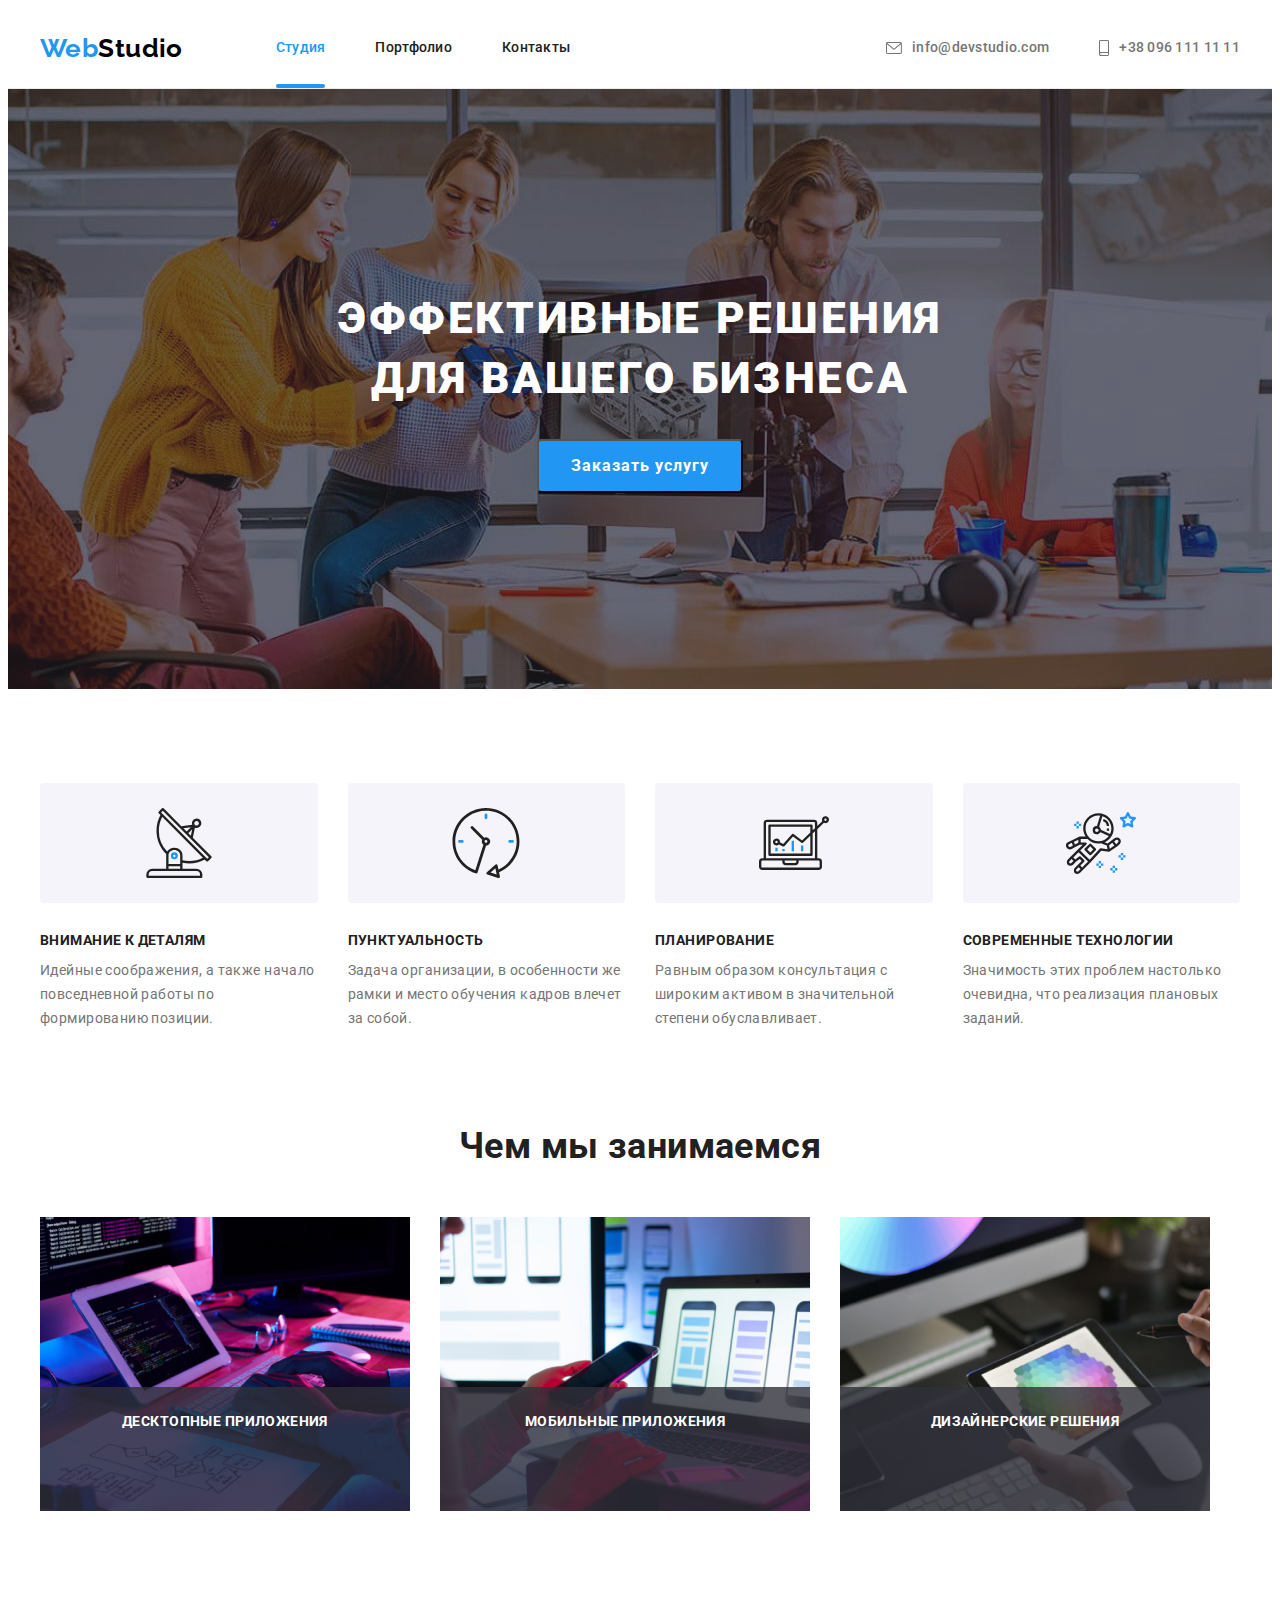
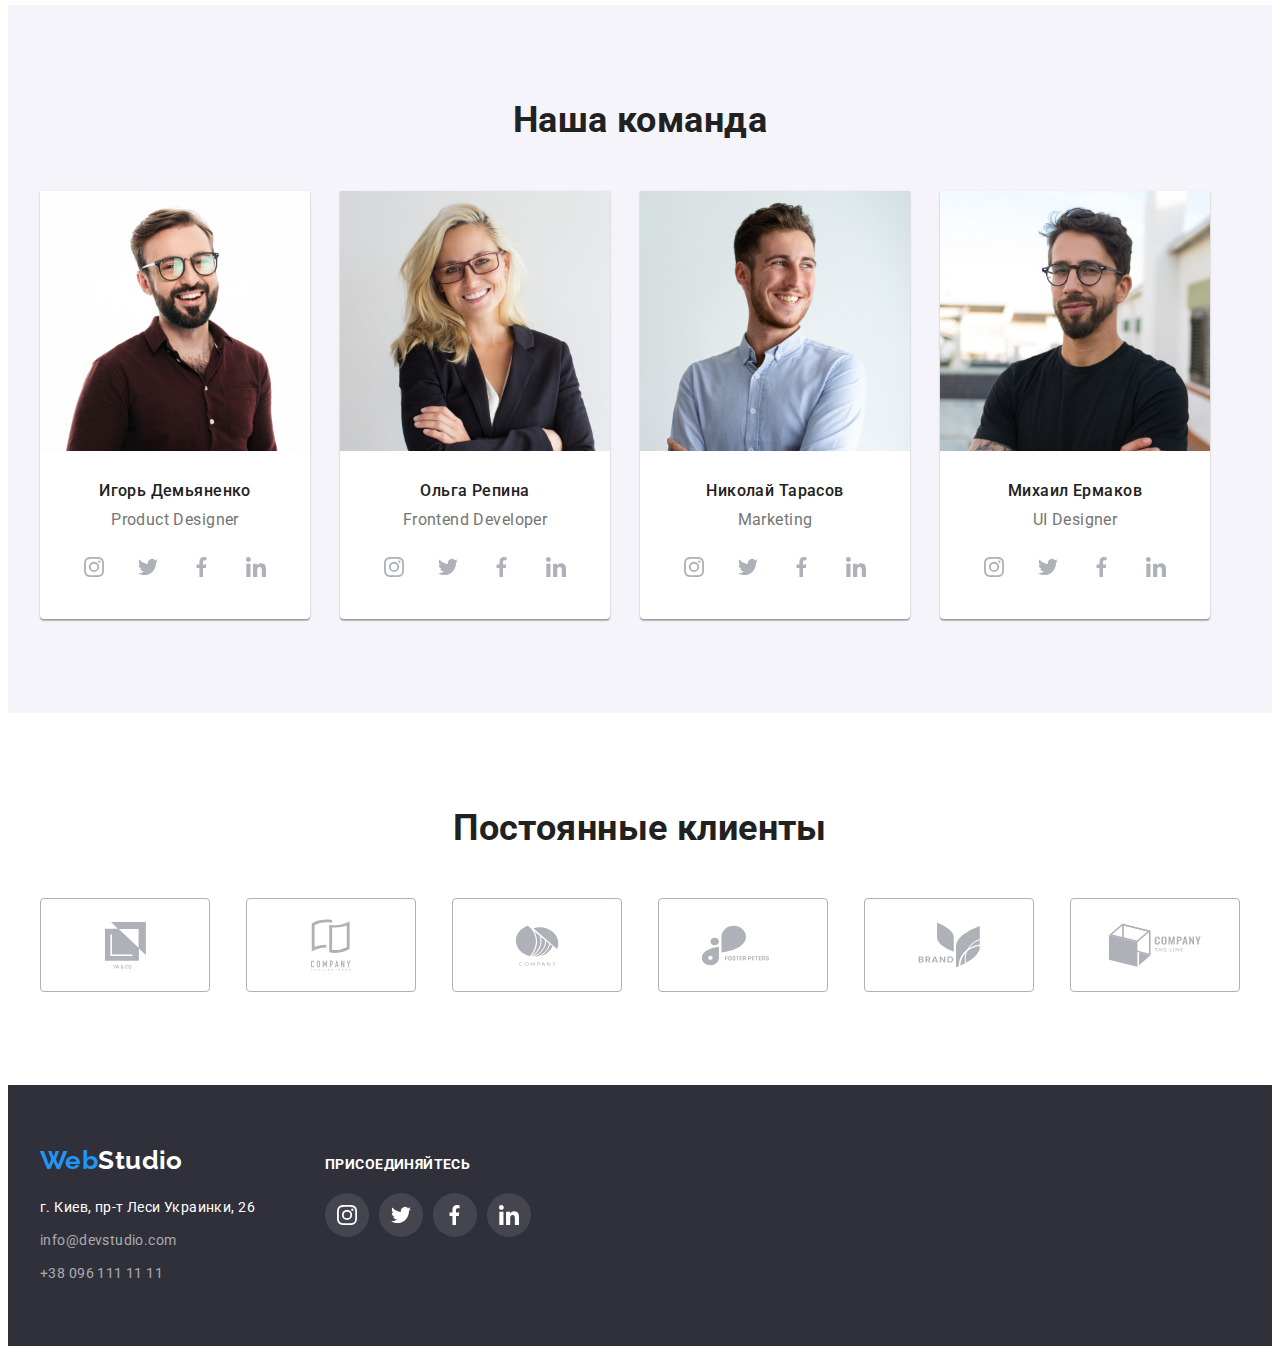
<file: index.html>
<!DOCTYPE html>
<html lang="ru">
  <head>
    <meta charset="UTF-8" />
    <meta http-equiv="X-UA-Compatible" content="IE=edge" />
    <meta name="viewport" content="width=device-width, initial-scale=1.0" />
    <title>Студия</title>
    <link rel="preconnect" href="https://fonts.googleapis.com" />
    <link rel="preconnect" href="https://fonts.gstatic.com" crossorigin />
    <link
      href="https://fonts.googleapis.com/css2?family=Raleway:wght@700&family=Roboto:wght@400;500;700;900&display=swap"
      rel="stylesheet"
    />
    <link
      rel="stylesheet"
      href="https://cdnjs.cloudflare.com/ajax/libs/modern-normalize/1.1.0/modern-normalize.min.css"
      integrity="sha512-wpPYUAdjBVSE4KJnH1VR1HeZfpl1ub8YT/NKx4PuQ5NmX2tKuGu6U/JRp5y+Y8XG2tV+wKQpNHVUX03MfMFn9Q=="
      crossorigin="anonymous"
      referrerpolicy="no-referrer"
    />
    <link rel="stylesheet" href="./css/styles.css" />
  </head>
  <body class="page">
    <header class="header">
      <div class="container main-menu">
        <a class="logo" href="./index.html" lang="en">
          <span class="logo-highlight">Web</span>Studio
        </a>
        <nav>
          <ul class="menu list site-nav">
            <li class="menu-item">
              <a class="site-nav-link link current" href="./index.html"
                >Студия</a
              >
            </li>
            <li class="menu-item">
              <a class="site-nav-link link" href="./portfolio.html"
                >Портфолио</a
              >
            </li>
            <li class="menu-item">
              <a class="site-nav-link link" href="#contacts">Контакты</a>
            </li>
          </ul>
        </nav>
        <ul class="header-contacts list">
          <li class="header-contacts-item">
            <a
              class="header-contacts-link link"
              href="mailto:info@devstudio.com"
              target="_blank"
              lang="en"
            >
              <svg class="menu-icon" width="16" height="12">
                <use href="./images/icons.svg#icon-envelope"></use>
              </svg>
              info@devstudio.com
            </a>
          </li>
          <li class="header-contacts-item">
            <a class="header-contacts-link link" href="tel:+380961111111">
              <svg class="menu-icon" width="10" height="16">
                <use href="./images/icons.svg#icon-smartphone"></use>
              </svg>
              +38 096 111 11 11
            </a>
          </li>
        </ul>
      </div>
    </header>

    <main>
      <section class="hero overlay">
        <div class="container hero-content">
          <h1 class="hero-title">Эффективные решения для Вашего бизнеса</h1>
          <button class="btn hero-button" data-modal-open type="button">
            Заказать услугу
          </button>
          <div class="backdrop is-hidden" data-modal>
            <div class="modal">
              <button class="modal-button" data-modal-close type="button">
                <svg class="icon-close" width="30" height="30">
                  <use href="./images/icons.svg#icon-close"></use>
                </svg>
                <span class="visually-hidden">Закрыть</span>
              </button>
              <p class="modal-text">
                Вам необходим веб-сайт для досуга или бизнеса? Мы оправдаем Ваше
                доверие! Только профессиональные услуги от специалистов
                WebStudio.
              </p>
            </div>
          </div>
        </div>
      </section>
      <section class="features section">
        <div class="container">
          <h2 class="section-title visually-hidden">Особенности</h2>
          <ul class="features-list list">
            <li class="features-item">
              <div class="features-icon">
                <svg class="icon-antenna" width="70" height="70">
                  <use href="./images/icons.svg#icon-antenna"></use>
                </svg>
              </div>
              <h3 class="about-subtitle">Внимание к деталям</h3>
              <p class="about-text">
                Идейные соображения, а также начало повседневной работы по
                формированию позиции.
              </p>
            </li>
            <li class="features-item">
              <div class="features-icon">
                <svg class="icon-clock" width="70" height="70">
                  <use href="./images/icons.svg#icon-clock"></use>
                </svg>
              </div>
              <h3 class="about-subtitle">Пунктуальность</h3>
              <p class="about-text">
                Задача организации, в особенности же рамки и место обучения
                кадров влечет за собой.
              </p>
            </li>
            <li class="features-item">
              <div class="features-icon">
                <svg class="icon-diagram" width="70" height="70">
                  <use href="./images/icons.svg#icon-diagram"></use>
                </svg>
              </div>
              <h3 class="about-subtitle">Планирование</h3>
              <p class="about-text">
                Равным образом консультация с широким активом в значительной
                степени обуславливает.
              </p>
            </li>
            <li class="features-item">
              <div class="features-icon">
                <svg class="icon-astronaut" width="70" height="70">
                  <use href="./images/icons.svg#icon-astronaut"></use>
                </svg>
              </div>
              <h3 class="about-subtitle">Современные технологии</h3>
              <p class="about-text">
                Значимость этих проблем настолько очевидна, что реализация
                плановых заданий.
              </p>
            </li>
          </ul>
        </div>
      </section>
      <section class="about section">
        <div class="container">
          <h2 class="section-title">Чем мы занимаемся</h2>
          <ul class="about-list list">
            <li class="about-list-item">
              <img
                class="about-image"
                src="./images/box-1.jpg"
                alt="Человек работает за компьютером и планшетом"
                width="370"
              />
              <h3 class="about-image-caption">Десктопные приложения</h3>
            </li>
            <li class="about-list-item">
              <img
                class="about-image"
                src="./images/box-2.jpg"
                alt="Человек работает за ноутбуком со сматрфоном"
                width="370"
              />
              <h3 class="about-image-caption">Мобильные приложения</h3>
            </li>
            <li class="about-list-item">
              <img
                class="about-image"
                src="./images/box-3.jpg"
                alt="Человек держит в руках планшет и стилус"
                width="370"
              />
              <h3 class="about-image-caption">Дизайнерские решения</h3>
            </li>
          </ul>
        </div>
      </section>
      <section class="team section">
        <div class="container">
          <h2 class="section-title">Наша команда</h2>
          <ul class="team-list list">
            <li class="team-item">
              <img
                class="team-image"
                src="./images/IhorDemyanenko.jpg"
                alt="Фото Игоря Демьяненко"
                width="270"
              />
              <div class="team-caption">
                <h3 class="team-name">Игорь Демьяненко</h3>
                <p class="team-position" lang="en">Product Designer</p>
                <ul class="slinks list">
                  <li class="slinks-item">
                    <a
                      class="slinks-link link"
                      href="https://www.instagram.com/demianenko/"
                      target="_blank"
                      rel="noreferrer noopener nofollow"
                    >
                      <svg class="slinks-icon" width="20" height="20">
                        <use href="./images/icons.svg#icon-instagram"></use>
                      </svg>
                      <span class="visually-hidden">Instagram</span></a
                    >
                  </li>
                  <li class="slinks-item">
                    <a
                      class="slinks-link link"
                      href="https://twitter.com/apollihwshel7p"
                      target="_blank"
                      rel="noreferrer noopener nofollow"
                    >
                      <svg class="slinks-icon" width="20" height="20">
                        <use href="./images/icons.svg#icon-twitter"></use>
                      </svg>
                      <span class="visually-hidden">Твиттер</span>
                    </a>
                  </li>
                  <li class="slinks-item">
                    <a
                      class="slinks-link link"
                      href="https://www.facebook.com/demianenko.igor"
                      target="_blank"
                      rel="noreferrer noopener nofollow"
                    >
                      <svg class="slinks-icon" width="20" height="20">
                        <use href="./images/icons.svg#icon-facebook"></use>
                      </svg>
                      <span class="visually-hidden">Facebook</span>
                    </a>
                  </li>
                  <li class="slinks-item">
                    <a
                      class="slinks-link link"
                      href="https://gr.linkedin.com/in/demianenko-igor"
                      target="_blank"
                      rel="noreferrer noopener nofollow"
                    >
                      <svg class="slinks-icon" width="20" height="20">
                        <use href="./images/icons.svg#icon-linkedin"></use>
                      </svg>
                      <span class="visually-hidden">LinkedIn</span>
                    </a>
                  </li>
                </ul>
              </div>
            </li>
            <li class="team-item">
              <img
                class="team-image"
                src="./images/OlhaRepina.jpg"
                alt="Фото Ольги Репиной"
                width="270"
              />
              <div class="team-caption">
                <h3 class="team-name">Ольга Репина</h3>
                <p class="team-position" lang="en">Frontend Developer</p>
                <ul class="slinks list">
                  <li class="slinks-item">
                    <a
                      class="slinks-link link"
                      href="https://www.instagram.com/repiolya/"
                      target="_blank"
                      rel="noreferrer noopener nofollow"
                    >
                      <svg class="slinks-icon" width="20" height="20">
                        <use href="./images/icons.svg#icon-instagram"></use>
                      </svg>
                      <span class="visually-hidden">Instagram</span></a
                    >
                  </li>
                  <li class="slinks-item">
                    <a
                      class="slinks-link link"
                      href="https://twitter.com/hrizanttema"
                      target="_blank"
                      rel="noreferrer noopener nofollow"
                    >
                      <svg class="slinks-icon" width="20" height="20">
                        <use href="./images/icons.svg#icon-twitter"></use>
                      </svg>
                      <span class="visually-hidden">Твиттер</span>
                    </a>
                  </li>
                  <li class="slinks-item">
                    <a
                      class="slinks-link link"
                      href="https://www.facebook.com/repiolya"
                      target="_blank"
                      rel="noreferrer noopener nofollow"
                    >
                      <svg class="slinks-icon" width="20" height="20">
                        <use href="./images/icons.svg#icon-facebook"></use>
                      </svg>
                      <span class="visually-hidden">Facebook</span>
                    </a>
                  </li>
                  <li class="slinks-item">
                    <a
                      class="slinks-link link"
                      href="https://www.linkedin.com/in/olgarepina"
                      target="_blank"
                      rel="noreferrer noopener nofollow"
                    >
                      <svg class="slinks-icon" width="20" height="20">
                        <use href="./images/icons.svg#icon-linkedin"></use>
                      </svg>
                      <span class="visually-hidden">LinkedIn</span>
                    </a>
                  </li>
                </ul>
              </div>
            </li>
            <li class="team-item">
              <img
                class="team-image"
                src="./images/NikolayTarasov.jpg"
                alt="Фото Николая Тарасова"
                width="270"
              />
              <div class="team-caption">
                <h3 class="team-name">Николай Тарасов</h3>
                <p class="team-position" lang="en">Marketing</p>
                <ul class="slinks list">
                  <li class="slinks-item">
                    <a
                      class="slinks-link link"
                      href="https://www.instagram.com/nikolay_tarasov_1/"
                      target="_blank"
                      rel="noreferrer noopener nofollow"
                    >
                      <svg class="slinks-icon" width="20" height="20">
                        <use href="./images/icons.svg#icon-instagram"></use>
                      </svg>
                      <span class="visually-hidden">Instagram</span></a
                    >
                  </li>
                  <li class="slinks-item">
                    <a
                      class="slinks-link link"
                      href="https://twitter.com/nickolaytarasov"
                      target="_blank"
                      rel="noreferrer noopener nofollow"
                    >
                      <svg class="slinks-icon" width="20" height="20">
                        <use href="./images/icons.svg#icon-twitter"></use>
                      </svg>
                      <span class="visually-hidden">Твиттер</span>
                    </a>
                  </li>
                  <li class="slinks-item">
                    <a
                      class="slinks-link link"
                      href="https://www.facebook.com/profile.php?id=100045469578358"
                      target="_blank"
                      rel="noreferrer noopener nofollow"
                    >
                      <svg class="slinks-icon" width="20" height="20">
                        <use href="./images/icons.svg#icon-facebook"></use>
                      </svg>
                      <span class="visually-hidden">Facebook</span>
                    </a>
                  </li>
                  <li class="slinks-item">
                    <a
                      class="slinks-link link"
                      href="https://ua.linkedin.com/in/nikolaytarasov"
                      target="_blank"
                      rel="noreferrer noopener nofollow"
                    >
                      <svg class="slinks-icon" width="20" height="20">
                        <use href="./images/icons.svg#icon-linkedin"></use>
                      </svg>
                      <span class="visually-hidden">LinkedIn</span>
                    </a>
                  </li>
                </ul>
              </div>
            </li>
            <li class="team-item">
              <img
                class="team-image"
                src="./images/MikhailErmakov.jpg"
                alt="Фото Михаила Ермакова"
                width="270"
              />
              <div class="team-caption">
                <h3 class="team-name">Михаил Ермаков</h3>
                <p class="team-position" lang="en">UI Designer</p>
                <ul class="slinks list">
                  <li class="slinks-item">
                    <a
                      class="slinks-link link"
                      href="https://www.instagram.com/ermakovmd/"
                      target="_blank"
                      rel="noreferrer noopener nofollow"
                    >
                      <svg class="slinks-icon" width="20" height="20">
                        <use href="./images/icons.svg#icon-instagram"></use>
                      </svg>
                      <span class="visually-hidden">Instagram</span></a
                    >
                  </li>
                  <li class="slinks-item">
                    <a
                      class="slinks-link link"
                      href="https://twitter.com/mixailermakow"
                      target="_blank"
                      rel="noreferrer noopener nofollow"
                    >
                      <svg class="slinks-icon" width="20" height="20">
                        <use href="./images/icons.svg#icon-twitter"></use>
                      </svg>
                      <span class="visually-hidden">Твиттер</span>
                    </a>
                  </li>
                  <li class="slinks-item">
                    <a
                      class="slinks-link link"
                      href="https://ru-ru.facebook.com/ErmakovMD"
                      target="_blank"
                      rel="noreferrer noopener nofollow"
                    >
                      <svg class="slinks-icon" width="20" height="20">
                        <use href="./images/icons.svg#icon-facebook"></use>
                      </svg>
                      <span class="visually-hidden">Facebook</span>
                    </a>
                  </li>
                  <li class="slinks-item">
                    <a
                      class="slinks-link link"
                      href="https://www.linkedin.com/in/mykhaylo-yermakov"
                      target="_blank"
                      rel="noreferrer noopener nofollow"
                    >
                      <svg class="slinks-icon" width="20" height="20">
                        <use href="./images/icons.svg#icon-linkedin"></use>
                      </svg>
                      <span class="visually-hidden">LinkedIn</span>
                    </a>
                  </li>
                </ul>
              </div>
            </li>
          </ul>
        </div>
      </section>
      <section class="clients section">
        <div class="container">
          <h2 class="section-title">Постоянные клиенты</h2>
          <ul class="clients-list list">
            <li class="clients-item">
              <a
                class="clients-link link"
                href=""
                target="_blank"
                rel="noreferrer noopener nofollow"
              >
                <svg class="clients-icon" width="41" height="47">
                  <use href="./images/icons.svg#icon-union"></use>
                </svg>
                <span class="visually-hidden" lang="en">Union</span></a
              >
            </li>
            <li class="clients-item">
              <a
                class="clients-link link"
                href=""
                target="_blank"
                rel="noreferrer noopener nofollow"
              >
                <svg class="clients-icon" width="40" height="52">
                  <use href="./images/icons.svg#icon-company-1"></use>
                </svg>
                <span class="visually-hidden" lang="en">Company-1</span></a
              >
            </li>
            <li class="clients-item">
              <a
                class="clients-link link"
                href=""
                target="_blank"
                rel="noreferrer noopener nofollow"
              >
                <svg class="clients-icon" width="44" height="41">
                  <use href="./images/icons.svg#icon-company-2"></use>
                </svg>
                <span class="visually-hidden" lang="en">Company-2</span></a
              >
            </li>
            <li class="clients-item">
              <a
                class="clients-link link"
                href=""
                target="_blank"
                rel="noreferrer noopener nofollow"
              >
                <svg class="clients-icon" width="85" height="41">
                  <use href="./images/icons.svg#icon-foster-peters"></use>
                </svg>
                <span class="visually-hidden" lang="en">Foster Peters</span></a
              >
            </li>
            <li class="clients-item">
              <a
                class="clients-link link"
                href=""
                target="_blank"
                rel="noreferrer noopener nofollow"
              >
                <svg class="clients-icon" width="63" height="46">
                  <use href="./images/icons.svg#icon-brand"></use>
                </svg>
                <span class="visually-hidden" lang="en">Brand</span></a
              >
            </li>
            <li class="clients-item">
              <a
                class="clients-link link"
                href=""
                target="_blank"
                rel="noreferrer noopener nofollow"
              >
                <svg class="clients-icon" width="94" height="44">
                  <use href="./images/icons.svg#icon-company-3"></use>
                </svg>
                <span class="visually-hidden" lang="en">Company-3</span></a
              >
            </li>
          </ul>
        </div>
      </section>
    </main>

    <footer class="footer">
      <div class="container footer-arrangement">
        <div class="footer-logo-address">
          <a class="footer-logo" href="./index.html" lang="en">
            <span class="logo-highlight">Web</span>Studio
          </a>
          <address class="footer-address" id="contacts">
            <p class="post-address">г. Киев, пр-т Леси Украинки, 26</p>
            <ul class="footer-contacts list">
              <li class="footer-contacts-item">
                <a
                  class="footer-contacts-link link"
                  href="mailto:info@devstudio.com"
                  lang="en"
                  >info@devstudio.com</a
                >
              </li>
              <li class="footer-contacts-item">
                <a class="footer-contacts-link link" href="tel:+380961111111"
                  >+38 096 111 11 11</a
                >
              </li>
            </ul>
          </address>
        </div>
        <div class="social">
          <h2 class="social-header">Присоединяйтесь</h2>
          <ul class="slinks list">
            <li class="slinks-item">
              <a
                class="slinks-link link"
                href=""
                target="_blank"
                rel="noreferrer noopener nofollow"
              >
                <svg class="slinks-icon" width="20" height="20">
                  <use href="./images/icons.svg#icon-instagram"></use>
                </svg>
                <span class="visually-hidden">Instagram</span></a
              >
            </li>
            <li class="slinks-item">
              <a
                class="slinks-link link"
                href=""
                target="_blank"
                rel="noreferrer noopener nofollow"
              >
                <svg class="slinks-icon" width="20" height="20">
                  <use href="./images/icons.svg#icon-twitter"></use>
                </svg>
                <span class="visually-hidden">Твиттер</span>
              </a>
            </li>
            <li class="slinks-item">
              <a
                class="slinks-link link"
                href=""
                target="_blank"
                rel="noreferrer noopener nofollow"
              >
                <svg class="slinks-icon" width="20" height="20">
                  <use href="./images/icons.svg#icon-facebook"></use>
                </svg>
                <span class="visually-hidden">Facebook</span>
              </a>
            </li>
            <li class="slinks-item">
              <a
                class="slinks-link link"
                href=""
                target="_blank"
                rel="noreferrer noopener nofollow"
              >
                <svg class="slinks-icon" width="20" height="20">
                  <use href="./images/icons.svg#icon-linkedin"></use>
                </svg>
                <span class="visually-hidden">LinkedIn</span>
              </a>
            </li>
          </ul>
        </div>
      </div>
    </footer>
    <script src="./js/modal.js"></script>
  </body>
</html>
</file>
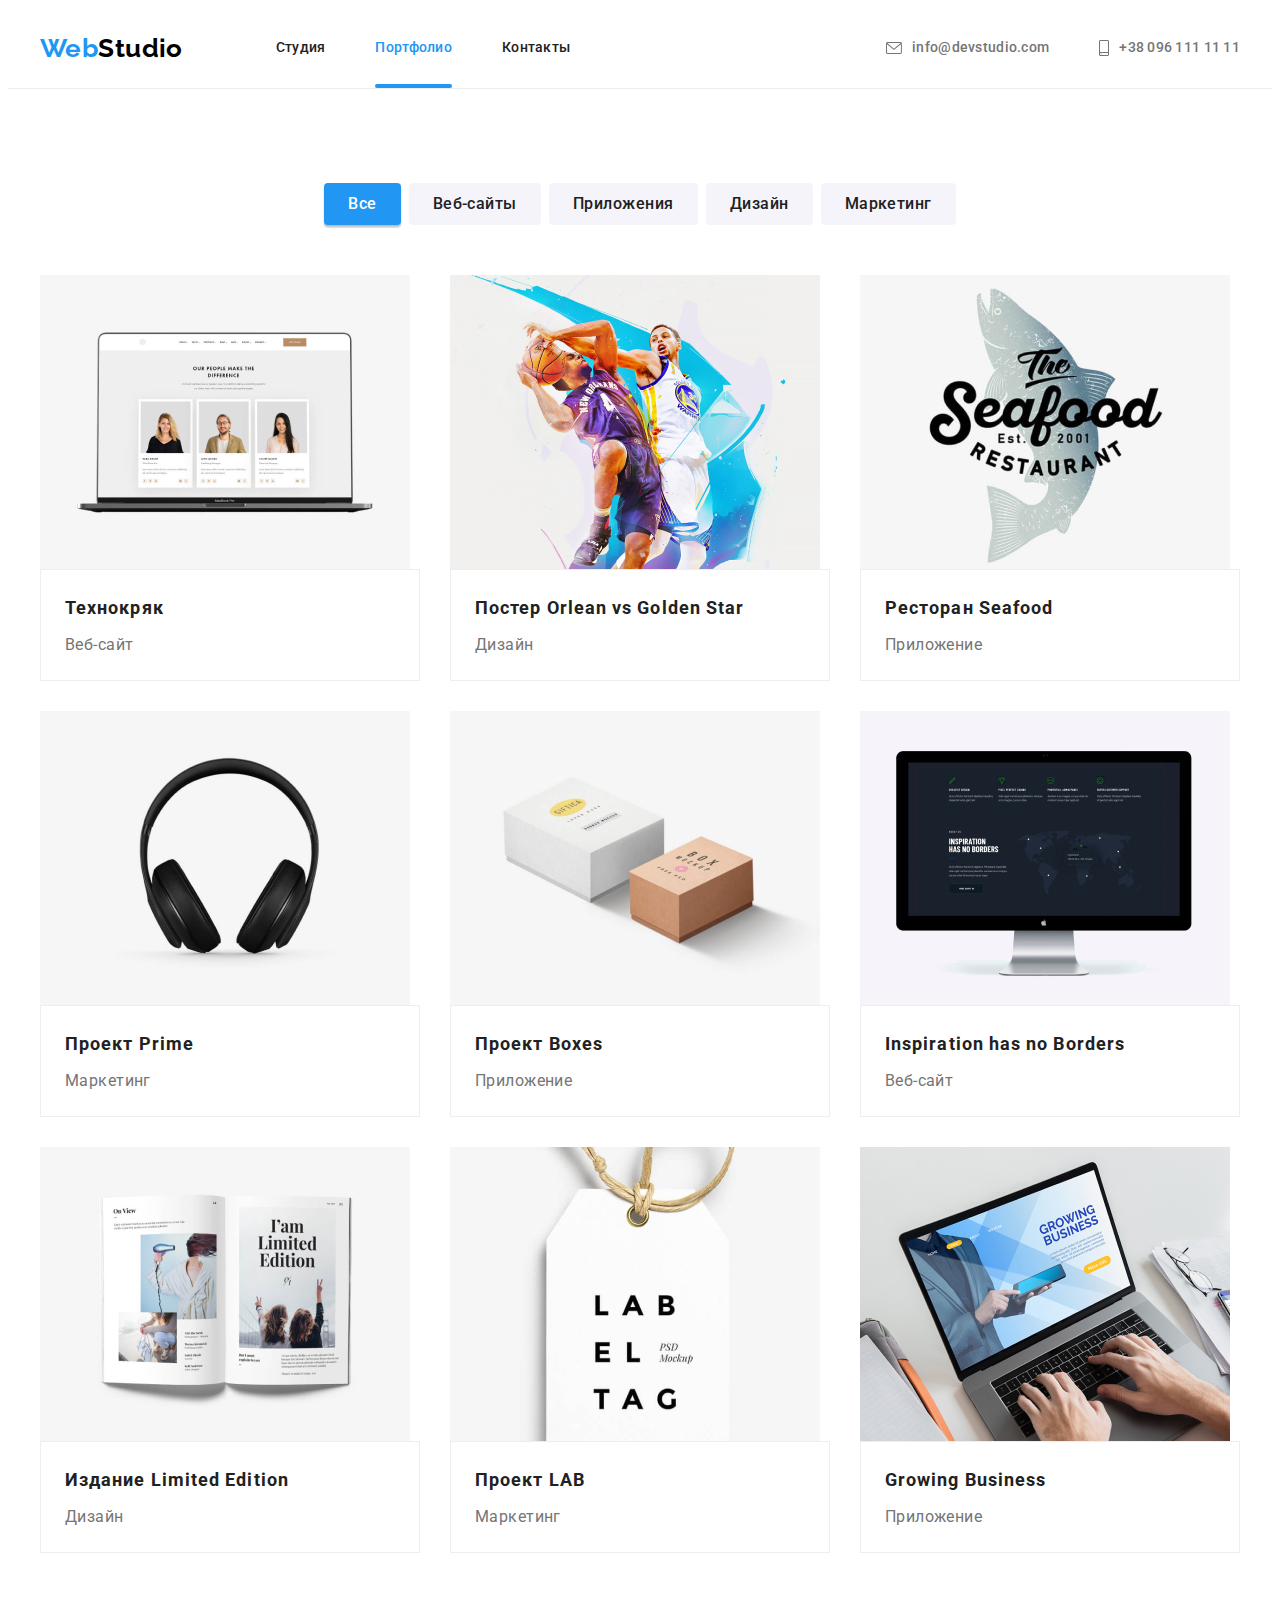
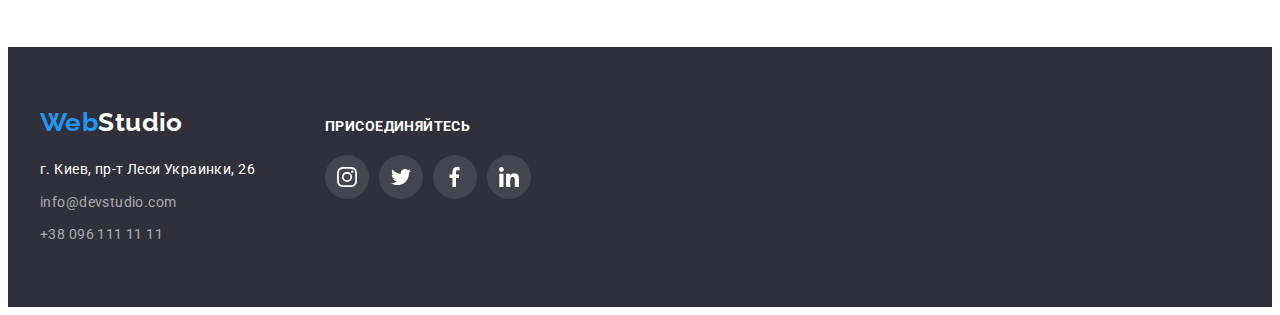
<file: portfolio.html>
<!DOCTYPE html>
<html lang="ru">
  <head>
    <meta charset="UTF-8" />
    <meta http-equiv="X-UA-Compatible" content="IE=edge" />
    <meta name="viewport" content="width=device-width, initial-scale=1.0" />
    <title>Портфолио</title>
    <link rel="preconnect" href="https://fonts.googleapis.com" />
    <link rel="preconnect" href="https://fonts.gstatic.com" crossorigin />
    <link
      href="https://fonts.googleapis.com/css2?family=Raleway:wght@700&family=Roboto:wght@400;500;700;900&display=swap"
      rel="stylesheet"
    />
    <link
      rel="stylesheet"
      href="https://cdnjs.cloudflare.com/ajax/libs/modern-normalize/1.1.0/modern-normalize.min.css"
      integrity="sha512-wpPYUAdjBVSE4KJnH1VR1HeZfpl1ub8YT/NKx4PuQ5NmX2tKuGu6U/JRp5y+Y8XG2tV+wKQpNHVUX03MfMFn9Q=="
      crossorigin="anonymous"
      referrerpolicy="no-referrer"
    />
    <link rel="stylesheet" href="./css/styles.css" />
  </head>
  <body class="page">
    <header class="header">
      <div class="container main-menu">
        <a class="logo" href="./index.html" lang="en">
          <span class="logo-highlight">Web</span>Studio
        </a>
        <nav>
          <ul class="menu list site-nav">
            <li class="menu-item">
              <a class="site-nav-link link" href="./index.html">Студия</a>
            </li>
            <li class="menu-item">
              <a class="site-nav-link link current" href="./portfolio.html"
                >Портфолио</a
              >
            </li>
            <li class="menu-item">
              <a class="site-nav-link link" href="#contacts">Контакты</a>
            </li>
          </ul>
        </nav>
        <ul class="header-contacts list">
          <li class="header-contacts-item">
            <a
              class="header-contacts-link link"
              href="mailto:info@devstudio.com"
              target="_blank"
              lang="en"
            >
              <svg class="menu-icon" width="16" height="12">
                <use href="./images/icons.svg#icon-envelope"></use>
              </svg>
              info@devstudio.com
            </a>
          </li>
          <li class="header-contacts-item">
            <a class="header-contacts-link link" href="tel:+380961111111">
              <svg class="menu-icon" width="10" height="16">
                <use href="./images/icons.svg#icon-smartphone"></use>
              </svg>
              +38 096 111 11 11
            </a>
          </li>
        </ul>
      </div>
    </header>

    <main>
      <section class="portfolio section">
        <div class="container">
          <h1 class="portfolio-title section-title visually-hidden">
            Портфолио успешных проектов
          </h1>
          <ul class="btn-items list">
            <li class="btn-list-item">
              <button class="btn btn-item btn-active" type="button">Все</button>
            </li>
            <li class="btn-list-item">
              <button class="btn btn-item" type="button">Веб-сайты</button>
            </li>
            <li class="btn-list-item">
              <button class="btn btn-item" type="button">Приложения</button>
            </li>
            <li class="btn-list-item">
              <button class="btn btn-item" type="button">Дизайн</button>
            </li>
            <li class="btn-list-item">
              <button class="btn btn-item" type="button">Маркетинг</button>
            </li>
          </ul>
          <ul class="portfolio-list list">
            <li class="portfolio-item">
              <a class="portfolio-link" href="">
                <div class="portfolio-thumb">
                  <img
                    class="portfolio-image"
                    src="./images/technokryak.jpg"
                    alt="Веб-сайт Технокряк"
                    width="370"
                    height="294"
                  />
                  <p class="portfolio-overlay">
                    Технокряк это современная площадка распространения
                    коронавируса. Компании используют эту платформу для
                    цифрового шпионажа и атак на защищённые сервера конкурентов.
                  </p>
                </div>
                <div class="portfolio-caption">
                  <h2 class="portfolio-name">Технокряк</h2>
                  <p class="portfolio-type">Веб-сайт</p>
                </div>
              </a>
            </li>
            <li class="portfolio-item">
              <a class="portfolio-link" href="">
                <div class="portfolio-thumb">
                  <img
                    class="portfolio-image"
                    src="./images/new-orlean-vs-golden-star-poster.jpg"
                    alt="Постер New Orlean vs Golden Star"
                    width="370"
                    height="294"
                  />
                  <p class="portfolio-overlay">
                    Постер для продвижения игры между популярными волейбольными
                    клубами и популяризации здорового образа жизни.
                  </p>
                </div>
                <div class="portfolio-caption">
                  <h2 class="portfolio-name">
                    Постер <span lang="en">Orlean vs Golden Star</span>
                  </h2>
                  <p class="portfolio-type">Дизайн</p>
                </div>
              </a>
            </li>
            <li class="portfolio-item">
              <a class="portfolio-link" href="">
                <div class="portfolio-thumb">
                  <img
                    class="portfolio-image"
                    src="./images/seafood-restaurant.jpg"
                    alt="Логотип ресторана Seafood"
                    width="370"
                    height="294"
                  />
                  <p class="portfolio-overlay">
                    Приложение для заказа еды на вынос из ресторана обеспечит
                    соблюдение карантина и предоставит клиентам полезную и
                    питательную еду.
                  </p>
                </div>
                <div class="portfolio-caption">
                  <h2 class="portfolio-name">
                    Ресторан <span lang="en">Seafood</span>
                  </h2>
                  <p class="portfolio-type">Приложение</p>
                </div>
              </a>
            </li>
            <li class="portfolio-item">
              <a class="portfolio-link" href="">
                <div class="portfolio-thumb">
                  <img
                    class="portfolio-image"
                    src="./images/prime.jpg"
                    alt="Черные полноразмерные наушники"
                    width="370"
                    height="294"
                  />
                  <p class="portfolio-overlay">
                    Наши высокопрофессиональные специалисты помогают проекту
                    достичь поставленных маркетинговых целей.
                  </p>
                </div>
                <div class="portfolio-caption">
                  <h2 class="portfolio-name">
                    Проект <span lang="en">Prime</span>
                  </h2>
                  <p class="portfolio-type">Маркетинг</p>
                </div>
              </a>
            </li>
            <li class="portfolio-item">
              <a class="portfolio-link" href="">
                <div class="portfolio-thumb">
                  <img
                    class="portfolio-image"
                    src="./images/boxes.jpg"
                    alt="Картонные коробки"
                    width="370"
                    height="294"
                  />
                  <p class="portfolio-overlay">
                    Приложение по созданию эксклюзивной картонной упаковки
                    помогает клиентам быстро решить вопрос с тарой, сроками
                    доставки и оплаты.
                  </p>
                </div>
                <div class="portfolio-caption">
                  <h2 class="portfolio-name">
                    Проект <span lang="en">Boxes</span>
                  </h2>
                  <p class="portfolio-type">Приложение</p>
                </div>
              </a>
            </li>
            <li class="portfolio-item">
              <a class="portfolio-link" href="">
                <div class="portfolio-thumb">
                  <img
                    class="portfolio-image"
                    src="./images/inspiration-has-no-borders.jpg"
                    alt="Моноблок с изображением веб-сайта"
                    width="370"
                    height="294"
                  />
                  <p class="portfolio-overlay">
                    Разработанный нашей командой веб-сайт сформировал
                    специальное пространство, где пользователи могут
                    обмениваться идеями. Посещение сайта бережет здоровье в
                    период карантина.
                  </p>
                </div>
                <div class="portfolio-caption">
                  <h2 class="portfolio-name" lang="en">
                    Inspiration has no Borders
                  </h2>
                  <p class="portfolio-type">Веб-сайт</p>
                </div>
              </a>
            </li>
            <li class="portfolio-item">
              <a class="portfolio-link" href="">
                <div class="portfolio-thumb">
                  <img
                    class="portfolio-image"
                    src="./images/limited-edition.jpg"
                    alt="Открытая книга"
                    width="370"
                    height="294"
                  />
                  <p class="portfolio-overlay">
                    Разработанный нашей компанией дизайн печатного издания
                    обеспечил беспрецендентный рост продаж.
                  </p>
                </div>
                <div class="portfolio-caption">
                  <h2 class="portfolio-name">
                    Издание <span lang="en">Limited Edition</span>
                  </h2>
                  <p class="portfolio-type">Дизайн</p>
                </div>
              </a>
            </li>
            <li class="portfolio-item">
              <a class="portfolio-link" href="">
                <div class="portfolio-thumb">
                  <img
                    class="portfolio-image"
                    src="./images/label-tag.jpg"
                    alt="Бирка с надписью LAB EL TAG"
                    width="370"
                    height="294"
                  />
                  <p class="portfolio-overlay">
                    Клиент доверил нам разработку своей маркетинговой стратегии.
                    Результат его полностью удовлетворил и во много раз покрыл
                    затраты на наши услуги.
                  </p>
                </div>
                <div class="portfolio-caption">
                  <h2 class="portfolio-name">
                    Проект <span lang="en">LAB</span>
                  </h2>
                  <p class="portfolio-type">Маркетинг</p>
                </div>
              </a>
            </li>
            <li class="portfolio-item">
              <a class="portfolio-link" href="">
                <div class="portfolio-thumb">
                  <img
                    class="portfolio-image"
                    src="./images/growing-business.jpg"
                    alt="Ноутбук с загруженным приложением Growing Business"
                    width="370"
                    height="294"
                  />
                  <p class="portfolio-overlay">
                    Разработанное нами приложение помогает начинающим
                    предпринимателям развивать свой бизнес в непростое время
                    эпохи карантина.
                  </p>
                </div>
                <div class="portfolio-caption">
                  <h2 class="portfolio-name" lang="en">Growing Business</h2>
                  <p class="portfolio-type">Приложение</p>
                </div>
              </a>
            </li>
          </ul>
        </div>
      </section>
    </main>
    <footer class="footer">
      <div class="container footer-arrangement">
        <div class="footer-logo-address">
          <a class="footer-logo" href="./index.html" lang="en">
            <span class="logo-highlight">Web</span>Studio
          </a>
          <address class="footer-address" id="contacts">
            <p class="post-address">г. Киев, пр-т Леси Украинки, 26</p>
            <ul class="footer-contacts list">
              <li class="footer-contacts-item">
                <a
                  class="footer-contacts-link link"
                  href="mailto:info@devstudio.com"
                  lang="en"
                  >info@devstudio.com</a
                >
              </li>
              <li class="footer-contacts-item">
                <a class="footer-contacts-link link" href="tel:+380961111111"
                  >+38 096 111 11 11</a
                >
              </li>
            </ul>
          </address>
        </div>
        <div class="social">
          <h2 class="social-header">Присоединяйтесь</h2>
          <ul class="slinks list">
            <li class="slinks-item">
              <a
                class="slinks-link link"
                href=""
                target="_blank"
                rel="noreferrer noopener nofollow"
              >
                <svg class="slinks-icon" width="20" height="20">
                  <use href="./images/icons.svg#icon-instagram"></use>
                </svg>
                <span class="visually-hidden">Instagram</span></a
              >
            </li>
            <li class="slinks-item">
              <a
                class="slinks-link link"
                href=""
                target="_blank"
                rel="noreferrer noopener nofollow"
              >
                <svg class="slinks-icon" width="20" height="20">
                  <use href="./images/icons.svg#icon-twitter"></use>
                </svg>
                <span class="visually-hidden">Твиттер</span>
              </a>
            </li>
            <li class="slinks-item">
              <a
                class="slinks-link link"
                href=""
                target="_blank"
                rel="noreferrer noopener nofollow"
              >
                <svg class="slinks-icon" width="20" height="20">
                  <use href="./images/icons.svg#icon-facebook"></use>
                </svg>
                <span class="visually-hidden">Facebook</span>
              </a>
            </li>
            <li class="slinks-item">
              <a
                class="slinks-link link"
                href=""
                target="_blank"
                rel="noreferrer noopener nofollow"
              >
                <svg class="slinks-icon" width="20" height="20">
                  <use href="./images/icons.svg#icon-linkedin"></use>
                </svg>
                <span class="visually-hidden">LinkedIn</span>
              </a>
            </li>
          </ul>
        </div>
      </div>
    </footer>
  </body>
</html>
</file>
<file: css/styles.css>
/* Визначення змінних */

:root {
  --primary-text-color: #212121;
  --secondary-text-color: #757575;
  --white-color: #ffffff;
  --accent-color: #2196f3;
  --hero-btn-accent-color: #188ce8;
  --background-color-dark: #2f303a;
  --background-color-light: #f5f4fa;
  --primary-header-color: #ffffff;
  --header-border-color: #ececec;
  --grid-border-color: #eeeeee;
  --logo-color: #000000;
  --footer-logo-color: #ffffff;
  --footer-contatcs-color: rgba(255, 255, 255, 0.6);
  --icon-color: #afb1b8;
  --footer-icon-background: rgba(255, 255, 255, 0.1);
  --backdrop-color: rgba(0, 0, 0, 0.2);
  --about-caption-color: rgba(47, 48, 58, 0.8);
  --portfolio-overlay-color: rgba(33, 150, 243, 0.9);

  --timing-function: cubic-bezier(0.4, 0, 0.2, 1);
}

.page {
  font-family: 'Roboto', sans-serif;
  font-size: 14px;
  font-weight: 400;
  line-height: 1.71;
  letter-spacing: 0.03em;
  color: var(--primary-text-color);
  background-color: var(--white-color);
}

.visually-hidden {
  position: absolute;
  white-space: nowrap;
  width: 1px;
  height: 1px;
  overflow: hidden;
  border: 0px;
  padding: 0px;
  clip: rect(0 0 0 0);
  clip-path: inset(50%);
  margin: -1px;
}

/* Загальні стилі  */

.list {
  padding: 0px;
  margin: 0px;
  list-style: none;
}

.container {
  width: 1200px;
  margin: 0px auto;
  padding: 0px 15px;
}

.section {
  padding-top: 94px;
  padding-bottom: 94px;
}

.section-title {
  margin-top: 0px;
  margin-bottom: 50px;
  font-size: 36px;
  line-height: 1.17;
  text-align: center;
}

.team-image,
.portfolio-image,
.about-image {
  display: block;
  max-width: 100%;
}

.link {
  text-decoration: none;
  color: inherit;
}

.text {
  margin: 0px;
  padding: 0px;
}

/* Логотип */

.logo {
  margin-right: 93px;
  font-family: 'Raleway', sans-serif;
  font-size: 26px;
  line-height: 1.19;
  font-weight: 700;
  text-decoration: none;
  color: var(--logo-color);
}

/* Меню навігації */

.header {
  border-bottom: 1px solid var(--header-border-color);
}

.site-nav,
.header-contacts {
  font-size: 14px;
  font-weight: 500;
  line-height: 1.14;
  letter-spacing: 0.02em;
}

.site-nav-link {
  display: block;
  padding: 32px 0px;
  color: var(--primary-text-color);
  transition: color 250ms var(--timing-function);
}

.site-nav-link:hover,
.site-nav-link:focus,
.logo-highlight,
.site-nav-link.current {
  color: var(--accent-color);
}

.site-nav-link.current {
  position: relative;
}

.site-nav-link.current::after {
  position: absolute;
  bottom: 0;
  left: 0;
  content: '';
  width: 100%;
  height: 4px;
  border-radius: 2px;
  background: var(--accent-color);
}

.header-contacts-link {
  display: flex;
  align-items: center;
  padding: 32px 0px;
  color: var(--secondary-text-color);
  transition: color 250ms var(--timing-function);
}

.header-contacts-link:hover,
.header-contacts-link:focus,
.footer-contacts-link:hover,
.footer-contacts-link:focus,
.post-address:hover {
  color: var(--accent-color);
}

.main-menu {
  display: flex;
  align-items: center;
  justify-content: space-between;
}

.menu {
  display: flex;
}

.menu-item:not(:last-child),
.header-contacts-item:not(:last-child) {
  margin-right: 50px;
}

.header-contacts {
  display: flex;
  align-items: center;
  margin-left: auto;
}

.menu-icon {
  margin-right: 10px;
  fill: currentColor;
}

/* Головний розділ сайту */

.hero {
  text-align: center;
  background-color: var(--background-color-dark);
}

.overlay {
  max-width: 1600px;
  height: 600px;
  margin-left: auto;
  margin-right: auto;
  background-image: linear-gradient(
      to right,
      rgba(47, 48, 58, 0.4),
      rgba(47, 48, 58, 0.4)
    ),
    url(../images/hero-image.jpg);
  background-repeat: no-repeat;
  background-position: center;
  background-size: cover;
}

.hero-title {
  max-width: 696px;
  margin: 0px auto 30px auto;
  font-size: 44px;
  font-weight: 900;
  line-height: 1.36;
  letter-spacing: 0.06em;
  text-transform: uppercase;
  color: var(--primary-header-color);
}

.hero-button {
  min-width: 200px;
  padding: 10px 32px;
  font-family: inherit;
  font-size: 16px;
  font-weight: 700;
  line-height: 1.87;
  letter-spacing: 0.06em;
  border-radius: 4px;
  color: var(--white-color);
  background-color: var(--accent-color);
  box-shadow: none;
  transition: background-color 250ms var(--timing-function),
    box-shadow 250ms var(--timing-function);
}

.hero-button:hover,
.hero-button:focus {
  background-color: var(--hero-btn-accent-color);
  box-shadow: 0px 4px 4px rgba(0, 0, 0, 0.15);
}

.hero-content {
  padding: 200px 0px;
}

.backdrop {
  position: fixed;
  top: 0;
  left: 0;
  z-index: 98;
  width: 100%;
  height: 100%;
  background-color: var(--backdrop-color);
  opacity: 1;
  transition: opacity 250ms var(--timing-function);
}

.backdrop.is-hidden {
  opacity: 0;
  pointer-events: none;
}

.backdrop.is-hidden .modal {
  transform: translate(-50%, -50%) scale(0.3);
}

.modal {
  position: absolute;
  top: 50%;
  left: 50%;
  transform: translate(-50%, -50%) scale(1);
  z-index: 99;
  min-width: 528px;
  min-height: 581px;
  padding: 32px;
  box-shadow: 0px 1px 3px rgba(0, 0, 0, 0.12), 0px 1px 1px rgba(0, 0, 0, 0.14),
    0px 2px 1px rgba(0, 0, 0, 0.2);
  border-radius: 4px;
  background-color: var(--white-color);
  transition: transform 250ms var(--timing-function);
}

.modal-button {
  position: absolute;
  top: 8px;
  right: 8px;
  padding: 0px;
  margin: 0px;
  color: inherit;
  background-color: inherit;
  border-color: transparent;
}

.icon-close {
  display: block;
  fill: currentColor;
}

.modal-text {
  margin: 0px;
  color: var(--primary-text-color);
}

/* Розділ Особенности */

.features.section {
  padding-bottom: 0px;
}

.features-list {
  display: flex;
}

.features-item {
  flex-basis: calc((100% - 3 * 30px) / 4);
}

.features-item:not(:last-child) {
  margin-right: 30px;
}

.features-icon {
  display: flex;
  justify-content: center;
  align-items: center;
  width: 100%;
  height: 120px;
  margin-bottom: 30px;
  background-color: var(--background-color-light);
  border-radius: 4px;
}

.about-subtitle {
  margin-top: 0px;
  margin-bottom: 10px;
  font-size: 14px;
  line-height: 1.14;
  text-transform: uppercase;
}

.about-text {
  margin: 0px;
  font-size: 14px;
  color: var(--secondary-text-color);
}

/* Розділ Чем мы занимаемся */

.about-list {
  display: flex;
}

.about-item {
  flex-basis: calc((100% - 2 * 30px) / 3);
}

.about-list-item:not(:last-child) {
  margin-right: 30px;
}

.about-list-item {
  position: relative;
}

.about-image-caption {
  position: absolute;
  bottom: 0;
  display: block;
  width: 100%;
  height: 70px;
  font-size: 14px;
  line-height: 1.14;
  text-transform: uppercase;
  text-align: center;
  margin: 0px;
  padding: 27px 0px;
  color: var(--white-color);
  background-color: var(--about-caption-color);
}

/* Розділ Наша команда */

.team {
  background-color: var(--background-color-light);
}

.team-list {
  display: flex;
}

.team-item:not(:last-child) {
  margin-right: 30px;
}

.team-item {
  text-align: center;
  border-radius: 0px 0px 4px 4px;
  box-shadow: 0px 1px 3px rgba(0, 0, 0, 0.12), 0px 1px 1px rgba(0, 0, 0, 0.14),
    0px 2px 1px rgba(0, 0, 0, 0.2);
  background-color: var(--white-color);
}

.team-image {
  border-radius: 0px;
}

.team-caption {
  padding: 30px 32px;
}

.team-name {
  margin-top: 0px;
  margin-bottom: 10px;
  font-size: 16px;
  font-weight: 500;
  line-height: 1.19;
}

.team-position {
  margin: 0px 0px 16px 0px;
  font-size: 16px;
  line-height: 1.19;
  color: var(--secondary-text-color);
}

.slinks {
  display: flex;
  justify-content: space-between;
}

.slinks-item {
  display: flex;
  justify-content: center;
  align-items: center;
  width: 44px;
  height: 44px;
  color: var(--icon-color);
}

.slinks-link {
  padding: 12px;
  background-color: transparent;
  border-radius: 25px;
  transition: background-color 250ms var(--timing-function),
    color 250ms var(--timing-function);
}

.slinks-icon {
  display: block;
  fill: currentColor;
}

.slinks-link:hover,
.slinks-link:focus {
  color: var(--white-color);
  background-color: var(--accent-color);
}

/* Розділ Постоянные клиенты */

.clients-list {
  display: flex;
  justify-content: space-between;
  align-items: center;
}

.clients-item {
  display: flex;
  justify-content: center;
  align-items: center;
  width: 170px;
  height: 92px;
  color: var(--icon-color);
}

.clients-link {
  display: flex;
  justify-content: center;
  align-items: center;
  width: 100%;
  height: 100%;
  border: 1px solid var(--icon-color);
  border-radius: 4px;
  transition: color 250ms var(--timing-function),
    border-color 250ms var(--timing-function);
}

.clients-link:hover,
.clients-link:focus {
  color: var(--accent-color);
  border-color: var(--accent-color);
}

.clients-icon {
  display: inline-block;
  fill: currentColor;
}

/* Нижній колонтитул */

.footer {
  padding-top: 60px;
  padding-bottom: 60px;
  color: var(--white-color);
  background-color: var(--background-color-dark);
}

.footer-arrangement {
  display: flex;
}

.footer-logo {
  display: block;
  margin-bottom: 20px;
  text-decoration: none;
  font-family: 'Raleway', sans-serif;
  font-size: 26px;
  font-weight: 700;
  line-height: 1.19;
  color: var(--white-color);
}

.footer-address {
  font-style: inherit;
}

.post-address {
  margin: 0px;
  transition: color 250ms var(--timing-function);
}

.footer-contacts-link {
  color: var(--footer-contatcs-color);
  transition: color 250ms var(--timing-function);
}

.footer-contacts-item {
  display: block;
}

.post-address,
.footer-contacts-item:not(:last-child) {
  margin-bottom: 9px;
}

.social {
  width: 206px;
  margin-left: 70px;
}

.social-header {
  margin: 0px 0px 20px 0px;
  padding: 12px 0px 0px;
  text-transform: uppercase;
  font-weight: 700;
  font-size: 14px;
  line-height: 1.14;
}

.footer .slinks-link {
  background-color: var(--footer-icon-background);
  color: var(--white-color);
}

.footer .slinks-link:hover,
.footer .slinks-link:focus {
  background-color: var(--accent-color);
  color: var(--white-color);
}

/* Розділ Портфолио */

.btn {
  text-align: center;
  border-radius: 4px;
}

.btn-item {
  display: inline-block;
  padding: 6px 22px;
  font-family: inherit;
  font-size: 16px;
  font-weight: 500;
  line-height: 1.62;
  letter-spacing: 0.03em;
  color: var(--primary-text-color);
  background-color: var(--background-color-light);
  border-color: transparent;
  box-shadow: none;
  transition: color 250ms var(--timing-function),
    background-color 250ms var(--timing-function),
    box-shadow 250ms var(--timing-function);
}

.btn-item:hover,
.btn-item:active,
.btn-item:focus {
  color: var(--white-color);
  background-color: var(--accent-color);
  box-shadow: 0px 3px 1px rgba(0, 0, 0, 0.1), 0px 1px 2px rgba(0, 0, 0, 0.08),
    0px 2px 2px rgba(0, 0, 0, 0.12);
  cursor: pointer;
}

.btn-active {
  color: var(--white-color);
  background-color: var(--accent-color);
  box-shadow: 0px 3px 1px rgba(0, 0, 0, 0.1), 0px 1px 2px rgba(0, 0, 0, 0.08),
    0px 2px 2px rgba(0, 0, 0, 0.12);
}

.btn-list-item:not(:last-child) {
  margin-right: 8px;
}

.btn-items {
  margin-bottom: 50px;
}

.btn-items {
  display: flex;
  justify-content: center;
}

.portfolio-list {
  display: flex;
  flex-wrap: wrap;
}

.portfolio-item {
  flex-basis: calc((100% - 2 * 30px) / 3);
  box-shadow: none;
  transition: box-shadow 250ms var(--timing-function);
}

.portfolio-item:not(:nth-child(3n)) {
  margin-right: 30px;
}

.portfolio-item:not(:nth-last-child(-n + 3)) {
  margin-bottom: 30px;
}

.portfolio-item:hover {
  box-shadow: 0px 1px 1px rgba(0, 0, 0, 0.12), 0px 4px 4px rgba(0, 0, 0, 0.06),
    1px 4px 6px rgba(0, 0, 0, 0.16);
}

.portfolio-link {
  text-decoration: none;
}

.portfolio-thumb {
  position: relative;
  overflow: hidden;
}

.portfolio-overlay {
  position: absolute;
  top: 0;
  left: 0;
  overflow: hidden;
  width: 100%;
  height: 100%;
  margin: 0px;
  padding: 63px 24px;
  font-size: 18px;
  line-height: 1.56;
  color: var(--white-color);
  background-color: var(--portfolio-overlay-color);
  transform: translateY(100%);
  opacity: 0;
  transition: transform 250ms var(--timing-function),
    opacity 250ms var(--timing-function);
}

.portfolio-item:hover .portfolio-overlay {
  transform: translateY(0);
  opacity: 1;
}

.portfolio-caption {
  padding: 20px 24px;
  border: 1px solid var(--grid-border-color);
}

.portfolio-name {
  margin-top: 0px;
  margin-bottom: 4px;
  font-size: 18px;
  line-height: 2;
  letter-spacing: 0.06em;
  color: var(--primary-text-color);
}

.portfolio-type {
  margin: 0px;
  font-size: 16px;
  line-height: 1.87;
  color: var(--secondary-text-color);
}
</file>
